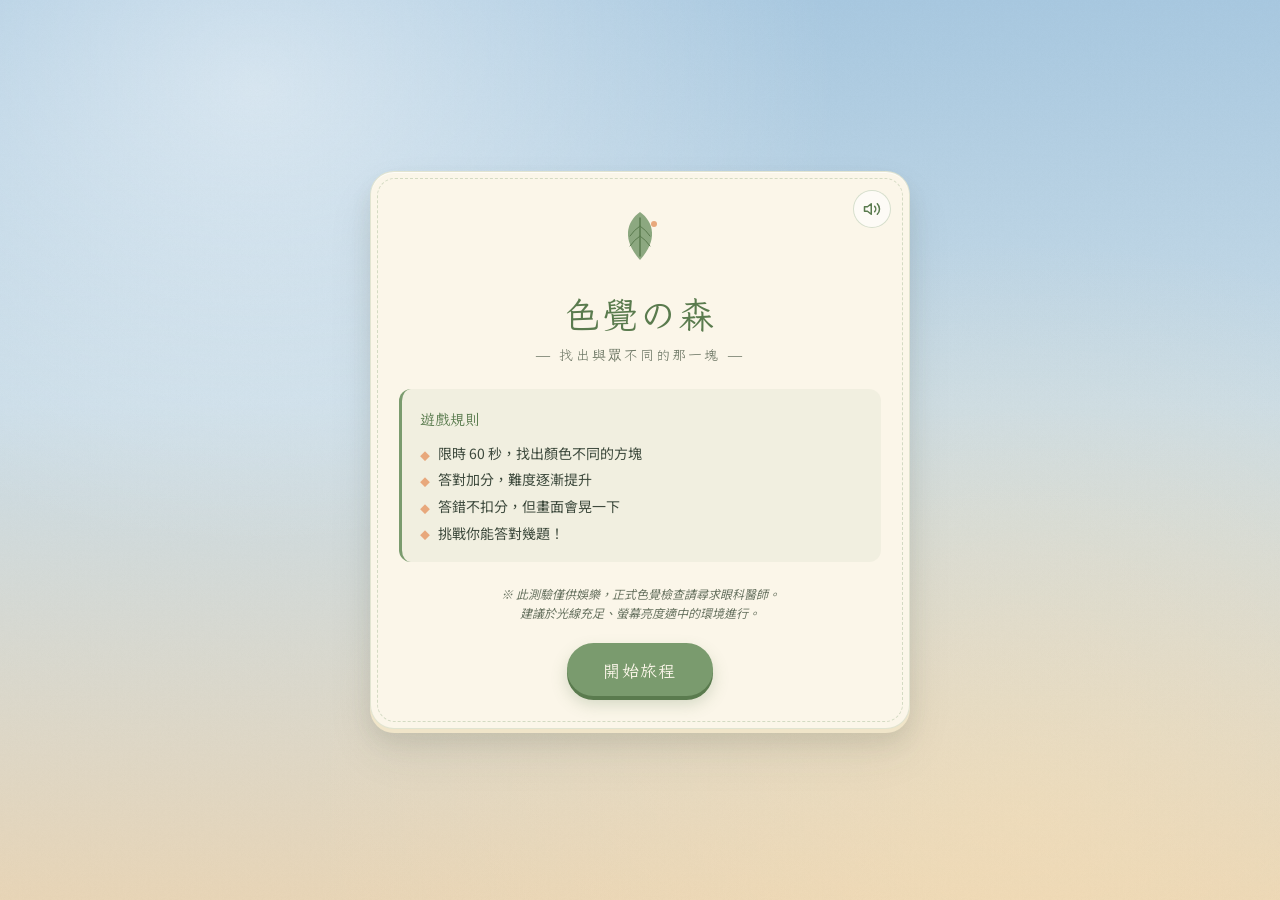
<file: color-blindness/index.html>
<!DOCTYPE html>
<html lang="zh-TW">

<head>
  <meta charset="UTF-8">
  <meta name="viewport" content="width=device-width, initial-scale=1.0, maximum-scale=1.0, user-scalable=no">
  <title>色覺の森 — 色弱小測驗</title>
  <link rel="preconnect" href="https://fonts.googleapis.com">
  <link rel="preconnect" href="https://fonts.gstatic.com" crossorigin>
  <link
    href="https://fonts.googleapis.com/css2?family=Klee+One:wght@400;600&family=Noto+Sans+TC:wght@400;500;700&display=swap"
    rel="stylesheet">
  <style>
    * {
      box-sizing: border-box;
      margin: 0;
      padding: 0;
    }

    :root {
      --cream: #FBF6E9;
      --cream-deep: #F0E5C9;
      --sky-top: #A8C8E0;
      --sky-mid: #C9DCE8;
      --sky-bot: #E8D5B7;
      --moss: #7A9B6E;
      --moss-deep: #5A7B4E;
      --orange: #E8A87C;
      --orange-deep: #C97D4F;
      --slate: #6B8CAE;
      --ink: #3E4A3D;
      --ink-soft: #6B7563;
      --red: #C76B5E;
      --red-soft: #E8B5AE;
      --gold: #D4A55E;
      --shadow: rgba(62, 74, 61, 0.12);
    }

    html,
    body {
      height: 100%;
      overflow-x: hidden;
    }

    body {
      font-family: 'Noto Sans TC', sans-serif;
      color: var(--ink);
      background:
        radial-gradient(ellipse at 20% 10%, rgba(255, 255, 255, 0.5) 0%, transparent 40%),
        radial-gradient(ellipse at 80% 90%, rgba(255, 228, 181, 0.4) 0%, transparent 50%),
        linear-gradient(180deg, var(--sky-top) 0%, var(--sky-mid) 45%, var(--sky-bot) 100%);
      min-height: 100vh;
      display: flex;
      align-items: center;
      justify-content: center;
      padding: 20px;
      position: relative;
      -webkit-tap-highlight-color: transparent;
    }

    /* paper grain overlay */
    body::before {
      content: '';
      position: fixed;
      inset: 0;
      background-image:
        url("data:image/svg+xml;utf8,<svg xmlns='http://www.w3.org/2000/svg' width='200' height='200'><filter id='n'><feTurbulence baseFrequency='0.85' numOctaves='2' seed='5'/><feColorMatrix values='0 0 0 0 0.4 0 0 0 0 0.45 0 0 0 0 0.35 0 0 0 0.08 0'/></filter><rect width='100%25' height='100%25' filter='url(%23n)'/></svg>");
      opacity: 0.5;
      pointer-events: none;
      z-index: 1;
      mix-blend-mode: multiply;
    }

    /* drifting clouds */
    .cloud {
      position: fixed;
      pointer-events: none;
      z-index: 0;
      opacity: 0.7;
      filter: blur(0.5px);
    }

    .cloud-1 {
      top: 8%;
      left: -200px;
      width: 180px;
      animation: drift 90s linear infinite;
    }

    .cloud-2 {
      top: 24%;
      left: -150px;
      width: 140px;
      animation: drift 120s linear infinite;
      animation-delay: -40s;
    }

    .cloud-3 {
      top: 65%;
      left: -180px;
      width: 160px;
      animation: drift 100s linear infinite;
      animation-delay: -70s;
      opacity: 0.5;
    }

    @keyframes drift {
      from {
        transform: translateX(0);
      }

      to {
        transform: translateX(calc(100vw + 250px));
      }
    }

    /* falling leaves */
    .leaf {
      position: fixed;
      top: -30px;
      pointer-events: none;
      z-index: 0;
      width: 22px;
      animation: fall 18s linear infinite;
    }

    @keyframes fall {
      0% {
        transform: translateY(0) translateX(0) rotate(0deg);
        opacity: 0;
      }

      10% {
        opacity: 0.8;
      }

      90% {
        opacity: 0.8;
      }

      100% {
        transform: translateY(110vh) translateX(80px) rotate(540deg);
        opacity: 0;
      }
    }

    .stage {
      position: relative;
      z-index: 2;
      width: 100%;
      max-width: 540px;
    }

    .panel {
      background: var(--cream);
      border-radius: 24px;
      padding: 32px 28px;
      box-shadow:
        0 1px 0 rgba(255, 255, 255, 0.7) inset,
        0 4px 0 var(--cream-deep),
        0 12px 24px var(--shadow),
        0 24px 48px rgba(62, 74, 61, 0.08);
      border: 1.5px solid rgba(122, 155, 110, 0.2);
      position: relative;
    }

    .panel::before {
      content: '';
      position: absolute;
      inset: 6px;
      border: 1px dashed rgba(122, 155, 110, 0.3);
      border-radius: 18px;
      pointer-events: none;
    }

    /* ============ INTRO ============ */
    .intro {
      text-align: center;
    }

    .intro-decor {
      width: 64px;
      height: 64px;
      margin: 0 auto 18px;
      display: flex;
      align-items: center;
      justify-content: center;
    }

    .title {
      font-family: 'Klee One', 'Noto Sans TC', serif;
      font-weight: 600;
      font-size: clamp(28px, 6vw, 36px);
      color: var(--moss-deep);
      letter-spacing: 0.05em;
      margin-bottom: 6px;
    }

    .subtitle {
      font-family: 'Klee One', serif;
      color: var(--ink-soft);
      font-size: 14px;
      letter-spacing: 0.15em;
      margin-bottom: 24px;
    }

    .rules {
      background: rgba(122, 155, 110, 0.08);
      border-left: 3px solid var(--moss);
      border-radius: 12px;
      padding: 16px 18px;
      text-align: left;
      margin-bottom: 22px;
      font-size: 14px;
      line-height: 1.9;
      color: var(--ink);
    }

    .rules-title {
      font-family: 'Klee One', serif;
      font-weight: 600;
      color: var(--moss-deep);
      margin-bottom: 6px;
      font-size: 15px;
    }

    .rules ul {
      list-style: none;
      padding: 0;
    }

    .rules li::before {
      content: '◆';
      color: var(--orange);
      margin-right: 8px;
      font-size: 10px;
      vertical-align: middle;
    }

    .tip {
      font-size: 12px;
      color: var(--ink-soft);
      font-style: italic;
      margin-bottom: 20px;
      line-height: 1.6;
    }

    .btn {
      font-family: 'Klee One', 'Noto Sans TC', sans-serif;
      font-weight: 600;
      font-size: 17px;
      letter-spacing: 0.08em;
      color: var(--cream);
      background: var(--moss);
      border: none;
      padding: 14px 36px;
      border-radius: 999px;
      cursor: pointer;
      box-shadow: 0 4px 0 var(--moss-deep), 0 8px 16px rgba(90, 123, 78, 0.25);
      transition: transform 0.1s, box-shadow 0.1s;
      position: relative;
    }

    .btn:hover {
      transform: translateY(-1px);
      box-shadow: 0 5px 0 var(--moss-deep), 0 10px 20px rgba(90, 123, 78, 0.3);
    }

    .btn:active {
      transform: translateY(3px);
      box-shadow: 0 1px 0 var(--moss-deep), 0 2px 8px rgba(90, 123, 78, 0.2);
    }

    .btn-secondary {
      background: var(--cream);
      color: var(--moss-deep);
      box-shadow: 0 4px 0 var(--cream-deep), 0 8px 16px rgba(62, 74, 61, 0.1);
      border: 1.5px solid rgba(122, 155, 110, 0.3);
    }

    .btn-secondary:hover {
      box-shadow: 0 5px 0 var(--cream-deep), 0 10px 20px rgba(62, 74, 61, 0.15);
    }

    .btn-secondary:active {
      box-shadow: 0 1px 0 var(--cream-deep), 0 2px 8px rgba(62, 74, 61, 0.08);
    }

    /* sound toggle */
    .sound-toggle {
      position: absolute;
      top: 18px;
      right: 18px;
      width: 38px;
      height: 38px;
      border-radius: 50%;
      background: rgba(255, 255, 255, 0.6);
      border: 1px solid rgba(122, 155, 110, 0.3);
      cursor: pointer;
      display: flex;
      align-items: center;
      justify-content: center;
      z-index: 5;
      transition: background 0.15s;
    }

    .sound-toggle:hover {
      background: rgba(255, 255, 255, 0.9);
    }

    .sound-toggle svg {
      width: 18px;
      height: 18px;
      color: var(--moss-deep);
    }

    /* 音效不支援時顯示的狀態 */
    .sound-toggle.disabled {
      opacity: 0.4;
      cursor: not-allowed;
      background: rgba(255, 255, 255, 0.4);
    }

    /* Toast 提示（手機點擊時顯示） */
    .toast {
      position: fixed;
      top: 50%;
      left: 50%;
      transform: translate(-50%, -50%);
      background: var(--cream);
      color: var(--ink);
      padding: 12px 20px;
      border-radius: 12px;
      font-size: 13px;
      font-family: 'Klee One', serif;
      box-shadow: 0 4px 0 var(--cream-deep), 0 12px 24px var(--shadow);
      border: 1.5px solid rgba(122, 155, 110, 0.3);
      z-index: 100;
      animation: toastFade 1.8s ease-out forwards;
      pointer-events: none;
    }

    @keyframes toastFade {
      0% {
        opacity: 0;
        transform: translate(-50%, -40%);
      }

      15% {
        opacity: 1;
        transform: translate(-50%, -50%);
      }

      80% {
        opacity: 1;
        transform: translate(-50%, -50%);
      }

      100% {
        opacity: 0;
        transform: translate(-50%, -60%);
      }
    }



    /* ============ GAME ============ */
    .hud {
      display: grid;
      grid-template-columns: 1fr auto 1fr;
      align-items: center;
      gap: 12px;
      margin-bottom: 22px;
      padding-bottom: 16px;
      border-bottom: 1px dashed rgba(122, 155, 110, 0.3);
    }

    .hud-cell {
      text-align: center;
    }

    .hud-cell.left {
      text-align: left;
    }

    .hud-cell.right {
      text-align: right;
    }

    .hud-label {
      font-family: 'Klee One', serif;
      font-size: 11px;
      color: var(--ink-soft);
      letter-spacing: 0.1em;
      margin-bottom: 2px;
    }

    .hud-value {
      font-family: 'Klee One', serif;
      font-weight: 600;
      font-size: 22px;
      color: var(--moss-deep);
      line-height: 1;
    }

    .timer-ring {
      width: 64px;
      height: 64px;
      position: relative;
    }

    .timer-ring svg {
      width: 100%;
      height: 100%;
      transform: rotate(-90deg);
    }

    .timer-ring .ring-bg {
      fill: none;
      stroke: rgba(122, 155, 110, 0.2);
      stroke-width: 5;
    }

    .timer-ring .ring-fg {
      fill: none;
      stroke: var(--moss);
      stroke-width: 5;
      stroke-linecap: round;
      stroke-dasharray: 169.65;
      stroke-dashoffset: 0;
      transition: stroke-dashoffset 1s linear, stroke 0.3s;
    }

    .timer-ring.warning .ring-fg {
      stroke: var(--orange-deep);
    }

    .timer-ring.danger .ring-fg {
      stroke: var(--red);
    }

    .timer-text {
      position: absolute;
      inset: 0;
      display: flex;
      align-items: center;
      justify-content: center;
      font-family: 'Klee One', serif;
      font-weight: 600;
      font-size: 20px;
      color: var(--moss-deep);
    }

    .timer-ring.danger .timer-text {
      color: var(--red);
    }

    .level-tag {
      display: inline-block;
      padding: 3px 10px;
      border-radius: 999px;
      font-size: 11px;
      font-family: 'Klee One', serif;
      letter-spacing: 0.05em;
      background: rgba(232, 168, 124, 0.2);
      color: var(--orange-deep);
      margin-bottom: 4px;
    }

    .grid-wrap {
      display: flex;
      align-items: center;
      justify-content: center;
      aspect-ratio: 1;
      width: 100%;
      max-width: 380px;
      margin: 0 auto;
      padding: 14px;
      background: rgba(255, 255, 255, 0.45);
      border-radius: 20px;
      border: 1px solid rgba(122, 155, 110, 0.2);
      box-shadow: inset 0 2px 8px rgba(62, 74, 61, 0.06);
      position: relative;
      transition: background 0.2s;
    }

    .grid-wrap.shake {
      animation: shake 0.3s;
    }

    .grid-wrap.flash-red {
      background: rgba(199, 107, 94, 0.2);
    }

    .grid-wrap.flash-green {
      background: rgba(122, 155, 110, 0.25);
    }

    @keyframes shake {

      0%,
      100% {
        transform: translateX(0);
      }

      20% {
        transform: translateX(-6px);
      }

      40% {
        transform: translateX(6px);
      }

      60% {
        transform: translateX(-4px);
      }

      80% {
        transform: translateX(4px);
      }
    }

    .grid {
      display: grid;
      width: 100%;
      height: 100%;
      gap: 6px;
    }

    .cell {
      border-radius: 8px;
      cursor: pointer;
      transition: transform 0.12s ease;
      box-shadow: inset 0 -2px 0 rgba(0, 0, 0, 0.08), inset 0 1px 0 rgba(255, 255, 255, 0.2);
      position: relative;
    }

    .cell:active {
      transform: scale(0.92);
    }

    .cell.correct {
      animation: pop 0.4s ease-out;
    }

    @keyframes pop {
      0% {
        transform: scale(1);
        box-shadow: inset 0 -2px 0 rgba(0, 0, 0, 0.08), 0 0 0 0 rgba(212, 165, 94, 0.6);
      }

      50% {
        transform: scale(1.25);
        box-shadow: inset 0 -2px 0 rgba(0, 0, 0, 0.08), 0 0 0 12px rgba(212, 165, 94, 0);
      }

      100% {
        transform: scale(1);
        box-shadow: inset 0 -2px 0 rgba(0, 0, 0, 0.08);
      }
    }

    .game-footer {
      margin-top: 18px;
      text-align: center;
      font-size: 12px;
      color: var(--ink-soft);
      font-style: italic;
    }

    /* ============ RESULT ============ */
    .result {
      text-align: center;
    }

    .result-medal {
      width: 88px;
      height: 88px;
      margin: 0 auto 12px;
    }

    .result-title {
      font-family: 'Klee One', serif;
      font-weight: 600;
      font-size: 26px;
      color: var(--moss-deep);
      margin-bottom: 4px;
    }

    .result-comment {
      font-family: 'Klee One', serif;
      font-size: 14px;
      color: var(--orange-deep);
      margin-bottom: 22px;
      line-height: 1.7;
      padding: 0 8px;
    }

    .result-stats {
      display: grid;
      grid-template-columns: repeat(3, 1fr);
      gap: 10px;
      margin-bottom: 22px;
    }

    .stat-box {
      background: rgba(255, 255, 255, 0.5);
      border: 1px solid rgba(122, 155, 110, 0.2);
      border-radius: 14px;
      padding: 14px 8px;
    }

    .stat-num {
      font-family: 'Klee One', serif;
      font-weight: 600;
      font-size: 26px;
      color: var(--moss-deep);
      line-height: 1.1;
    }

    .stat-label {
      font-size: 11px;
      color: var(--ink-soft);
      margin-top: 4px;
      letter-spacing: 0.05em;
    }

    .result-actions {
      display: flex;
      gap: 12px;
      justify-content: center;
      flex-wrap: wrap;
    }

    /* ============ RWD ============ */
    @media (max-width: 480px) {
      .panel {
        padding: 24px 18px;
        border-radius: 20px;
      }

      .title {
        font-size: 26px;
      }

      .subtitle {
        font-size: 12px;
        margin-bottom: 18px;
      }

      .rules {
        font-size: 13px;
        padding: 12px 14px;
      }

      .grid-wrap {
        max-width: 100%;
        padding: 10px;
      }

      .hud-value {
        font-size: 18px;
      }

      .timer-ring {
        width: 56px;
        height: 56px;
      }

      .timer-text {
        font-size: 18px;
      }

      .result-stats {
        gap: 6px;
      }

      .stat-num {
        font-size: 22px;
      }

      .btn {
        font-size: 15px;
        padding: 12px 28px;
      }

      .grid {
        gap: 4px;
      }
    }

    .hidden {
      display: none !important;
    }

    /* fade transitions */
    .fade-in {
      animation: fadeIn 0.4s ease-out;
    }

    @keyframes fadeIn {
      from {
        opacity: 0;
        transform: translateY(8px);
      }

      to {
        opacity: 1;
        transform: translateY(0);
      }
    }
  </style>
</head>

<body>
  <!-- 雲朵 -->
  <svg class="cloud cloud-1" viewBox="0 0 200 80" xmlns="http://www.w3.org/2000/svg">
    <ellipse cx="50" cy="50" rx="40" ry="22" fill="white" />
    <ellipse cx="90" cy="40" rx="48" ry="28" fill="white" />
    <ellipse cx="140" cy="48" rx="42" ry="24" fill="white" />
    <ellipse cx="100" cy="55" rx="55" ry="20" fill="white" />
  </svg>
  <svg class="cloud cloud-2" viewBox="0 0 200 80" xmlns="http://www.w3.org/2000/svg">
    <ellipse cx="50" cy="50" rx="36" ry="20" fill="white" />
    <ellipse cx="90" cy="42" rx="44" ry="26" fill="white" />
    <ellipse cx="140" cy="50" rx="38" ry="22" fill="white" />
  </svg>
  <svg class="cloud cloud-3" viewBox="0 0 200 80" xmlns="http://www.w3.org/2000/svg">
    <ellipse cx="60" cy="48" rx="42" ry="22" fill="white" />
    <ellipse cx="110" cy="42" rx="48" ry="26" fill="white" />
    <ellipse cx="150" cy="50" rx="36" ry="20" fill="white" />
  </svg>

  <div class="stage">
    <!-- ========= 開始畫面 ========= -->
    <div class="panel intro fade-in" id="screen-intro">
      <button class="sound-toggle" id="soundToggle" aria-label="音效開關" title="音效開關">
        <svg id="soundOnIcon" viewBox="0 0 24 24" fill="none" stroke="currentColor" stroke-width="2"
          stroke-linecap="round" stroke-linejoin="round">
          <polygon points="11 5 6 9 2 9 2 15 6 15 11 19 11 5"></polygon>
          <path d="M15.54 8.46a5 5 0 0 1 0 7.07"></path>
          <path d="M19.07 4.93a10 10 0 0 1 0 14.14"></path>
        </svg>
        <svg id="soundOffIcon" class="hidden" viewBox="0 0 24 24" fill="none" stroke="currentColor" stroke-width="2"
          stroke-linecap="round" stroke-linejoin="round">
          <polygon points="11 5 6 9 2 9 2 15 6 15 11 19 11 5"></polygon>
          <line x1="23" y1="9" x2="17" y2="15"></line>
          <line x1="17" y1="9" x2="23" y2="15"></line>
        </svg>
      </button>

      <div class="intro-decor">
        <svg viewBox="0 0 64 64" xmlns="http://www.w3.org/2000/svg">
          <!-- 葉子裝飾 -->
          <path d="M32 8 C 18 18, 14 36, 32 56 C 50 36, 46 18, 32 8 Z" fill="#7A9B6E" opacity="0.85" />
          <path d="M32 14 L 32 52" stroke="#5A7B4E" stroke-width="1.5" stroke-linecap="round" />
          <path d="M32 22 Q 26 26, 22 32" stroke="#5A7B4E" stroke-width="1" fill="none" stroke-linecap="round" />
          <path d="M32 22 Q 38 26, 42 32" stroke="#5A7B4E" stroke-width="1" fill="none" stroke-linecap="round" />
          <path d="M32 32 Q 26 36, 22 42" stroke="#5A7B4E" stroke-width="1" fill="none" stroke-linecap="round" />
          <path d="M32 32 Q 38 36, 42 42" stroke="#5A7B4E" stroke-width="1" fill="none" stroke-linecap="round" />
          <circle cx="46" cy="20" r="3" fill="#E8A87C" />
        </svg>
      </div>
      <h1 class="title">色覺の森</h1>
      <p class="subtitle">— 找出與眾不同的那一塊 —</p>

      <div class="rules">
        <div class="rules-title">遊戲規則</div>
        <ul>
          <li>限時 60 秒，找出顏色不同的方塊</li>
          <li>答對加分，難度逐漸提升</li>
          <li>答錯不扣分，但畫面會晃一下</li>
          <li>挑戰你能答對幾題！</li>
        </ul>
      </div>

      <p class="tip">※ 此測驗僅供娛樂，正式色覺檢查請尋求眼科醫師。<br>建議於光線充足、螢幕亮度適中的環境進行。</p>

      <button class="btn" id="btnStart">開始旅程</button>
    </div>

    <!-- ========= 遊戲畫面 ========= -->
    <div class="panel hidden" id="screen-game">
      <div class="hud">
        <div class="hud-cell left">
          <div class="hud-label">關卡</div>
          <div class="hud-value" id="levelDisplay">1</div>
        </div>
        <div class="timer-ring" id="timerRing">
          <svg viewBox="0 0 64 64">
            <circle class="ring-bg" cx="32" cy="32" r="27" />
            <circle class="ring-fg" cx="32" cy="32" r="27" id="ringFg" />
          </svg>
          <div class="timer-text" id="timerText">60</div>
        </div>
        <div class="hud-cell right">
          <div class="hud-label">答對</div>
          <div class="hud-value" id="scoreDisplay">0</div>
        </div>
      </div>

      <div class="grid-wrap" id="gridWrap">
        <div class="grid" id="grid"></div>
      </div>

      <div class="game-footer" id="diffHint">煤炭精靈在看著你…</div>
    </div>

    <!-- ========= 結算畫面 ========= -->
    <div class="panel result hidden" id="screen-result">
      <svg class="result-medal" viewBox="0 0 88 88" xmlns="http://www.w3.org/2000/svg" id="medalSvg">
        <!-- 獎章 (動態替換) -->
      </svg>
      <h2 class="result-title" id="resultTitle">時間到！</h2>
      <p class="result-comment" id="resultComment"></p>

      <div class="result-stats">
        <div class="stat-box">
          <div class="stat-num" id="finalScore">0</div>
          <div class="stat-label">答對題數</div>
        </div>
        <div class="stat-box">
          <div class="stat-num" id="finalLevel">1</div>
          <div class="stat-label">最高關卡</div>
        </div>
        <div class="stat-box">
          <div class="stat-num" id="finalAccuracy">0%</div>
          <div class="stat-label">正確率</div>
        </div>
      </div>

      <div class="result-actions">
        <button class="btn" id="btnRetry">再玩一次</button>
        <button class="btn btn-secondary" id="btnHome">回首頁</button>
      </div>
    </div>
  </div>

  <script src="./script/index.js"></script>
</body>

</html>
</file>
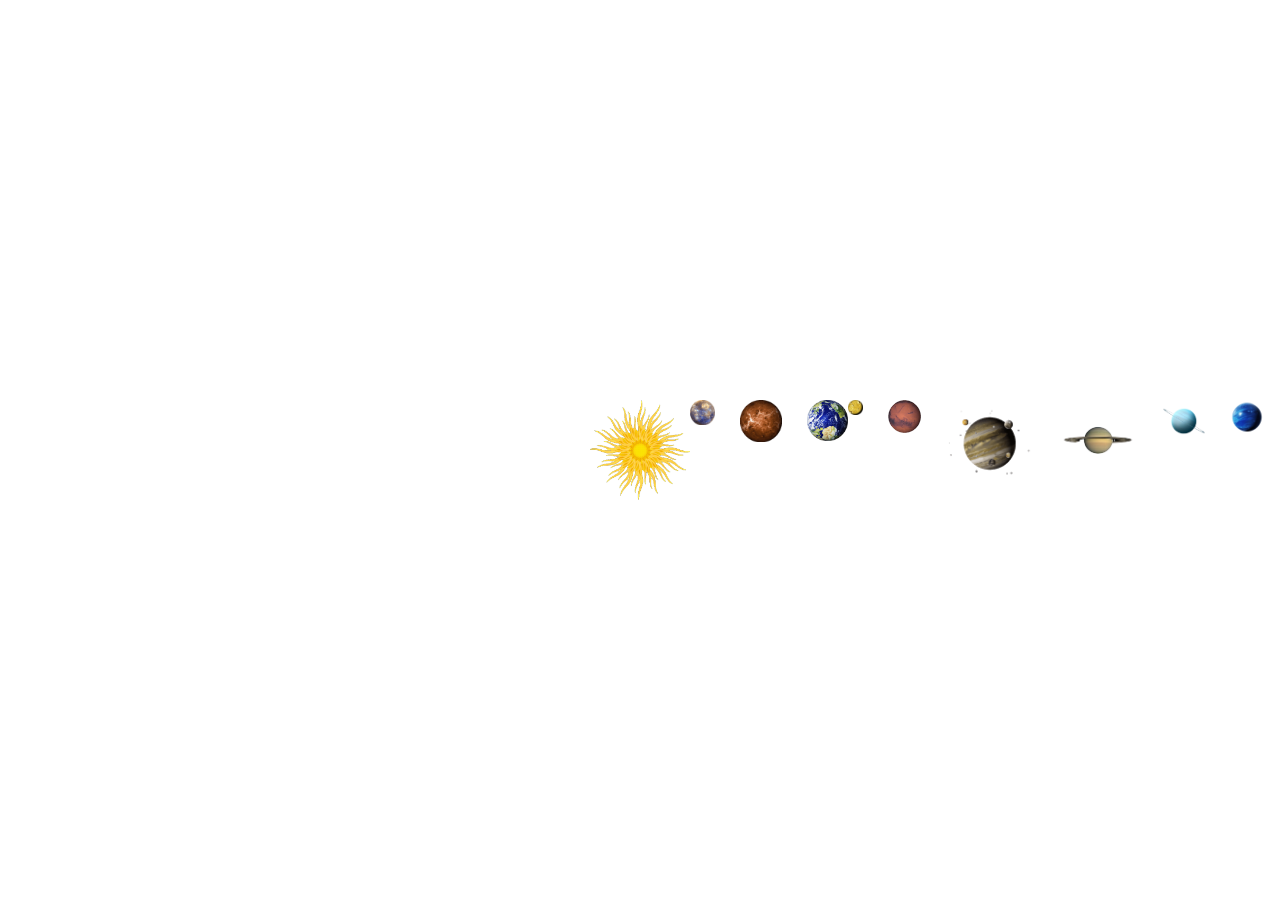
<file: nine-stars/index.html>
<!DOCTYPE html>
<html lang="en">

<head>
    <meta charset="UTF-8">
    <meta name="viewport" content="width=device-width, initial-scale=1.0">
    <title>九星連線</title>
    <link rel="stylesheet" href="./css/v1-solar-system.css">
    <link rel="stylesheet" href="./css/v1-animation.css">
</head>

<body>
    <div class="sun">
        <div class="mercury"></div>
         <div class="venus"></div>
       <div class="earth">
            <div class="earth-animation">
                <div class="moon"></div>
            </div>
        </div>
        <div class="mars"></div>
        <div class="jupiter"></div>
        <div class="saturn"></div>
        <div class="uranus"></div>
        <div class="neptune"></div>
    </div>
</body>

</html>
</file>
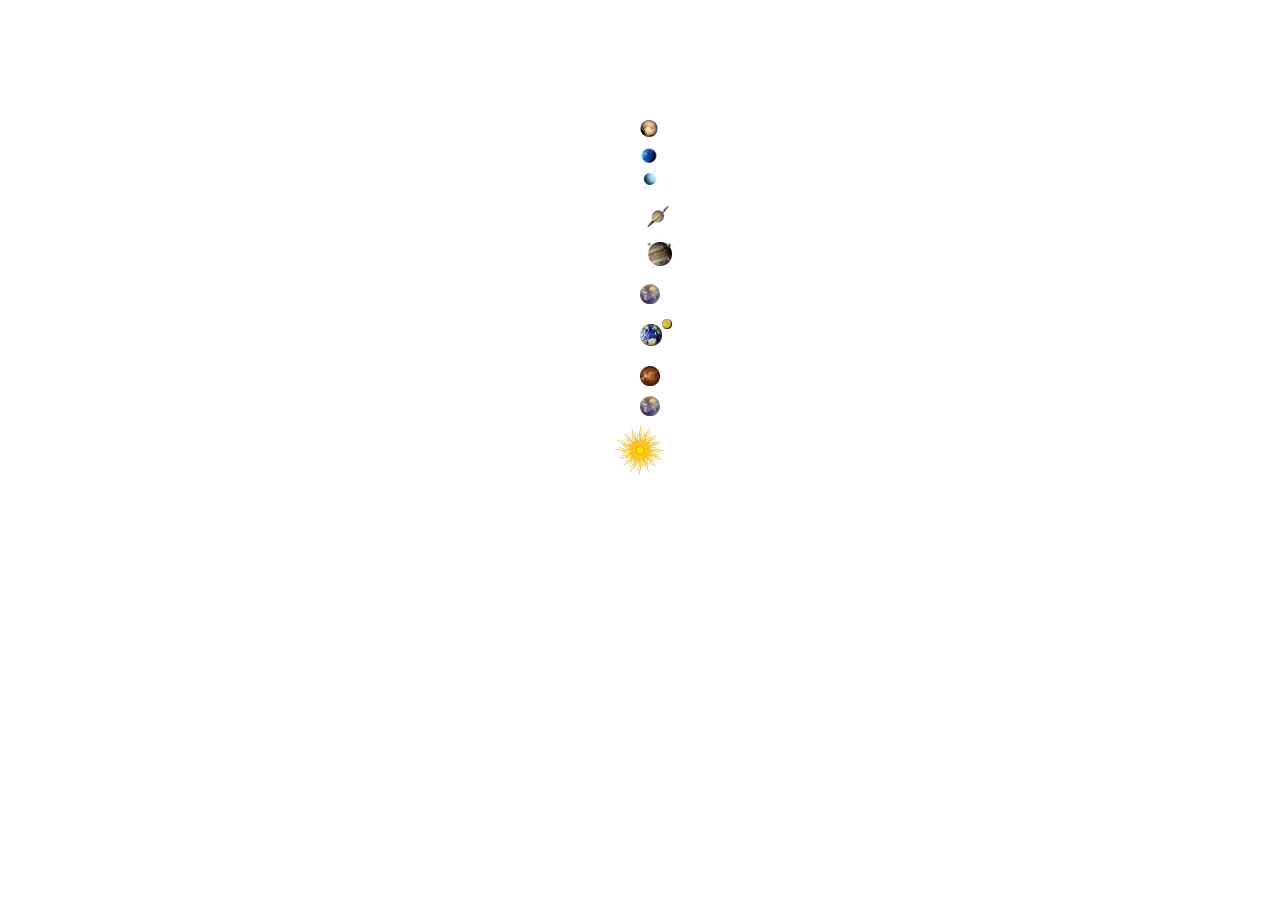
<file: planets-orbiting-the-sun/index.html>
<!DOCTYPE html>
<html lang="en">

<head>
    <meta charset="UTF-8">
    <meta name="viewport" content="width=device-width, initial-scale=1.0">
    <title>行星繞日</title>
    <link rel="stylesheet" href="./css/v2-solar-system.css">
    <link rel="stylesheet" href="./css/v2-animation.css">
</head>

<body>
    <div class="solar-system">

        <div class="sun"></div>

        <div class="orbit orbit-mercury">
            <div class="planet planet-mercury"></div>
        </div>

        <div class="orbit orbit-venus">
            <div class="planet planet-venus"></div>
        </div>

        <div class="orbit orbit-earth">
            <div class="planet planet-earth">
                <div class="planet planet-moon"></div>
            </div>
        </div>

        <div class="orbit orbit-mars">
            <div class="planet planet-mars"></div>
        </div>

        <div class="orbit orbit-jupiter">
            <div class="planet planet-jupiter"></div>
        </div>

        <div class="orbit orbit-saturn">
            <div class="planet planet-saturn"></div>
        </div>

        <div class="orbit orbit-uranus">
            <div class="planet planet-uranus"></div>
        </div>

        <div class="orbit orbit-neptune">
            <div class="planet planet-neptune"></div>
        </div>

        <div class="orbit orbit-pluto">
            <div class="planet planet-pluto"></div>
        </div>

    </div>



</body>

</html>
</file>
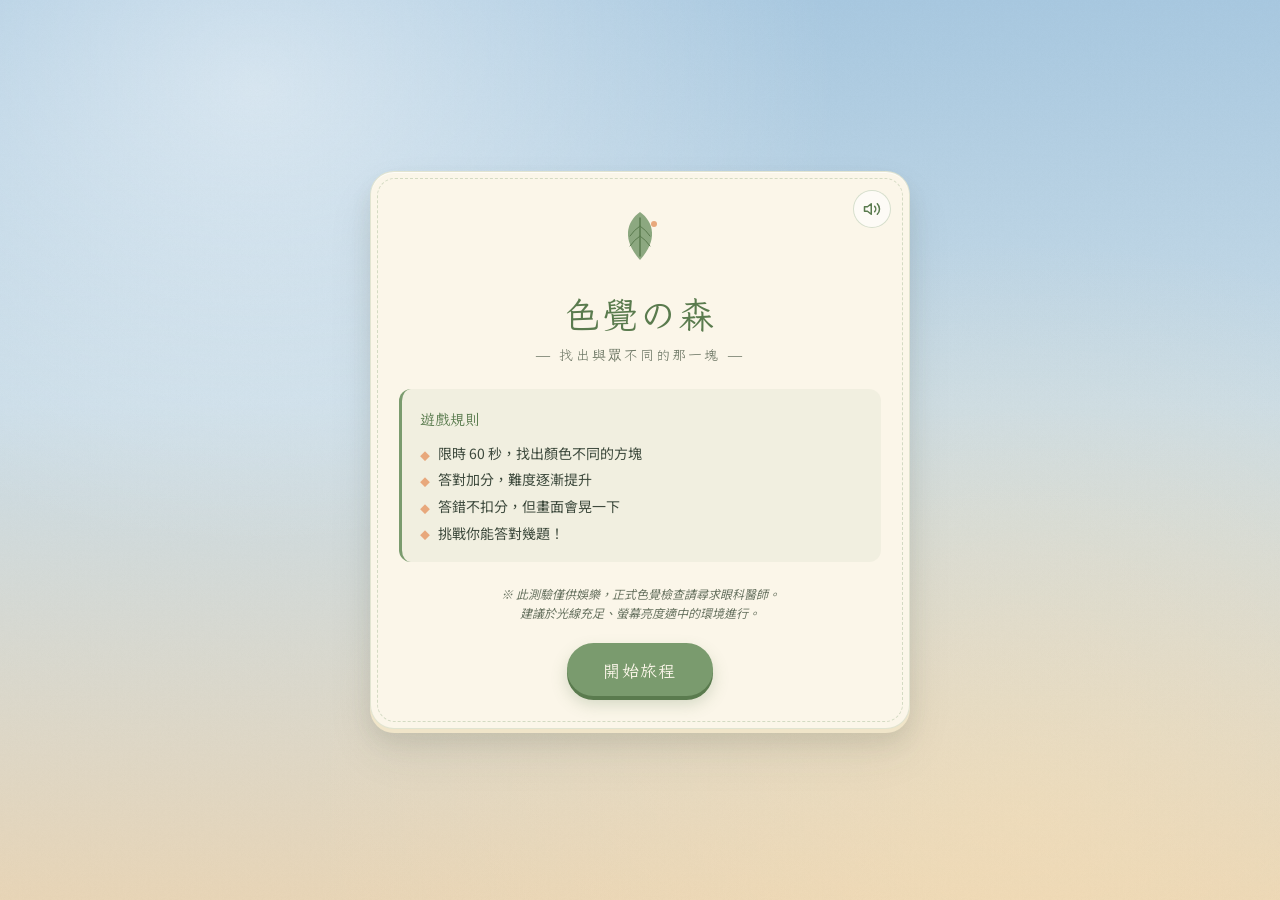
<file: color-blindness/color.html>
<!DOCTYPE html>
<html lang="zh-TW">

<head>
  <meta charset="UTF-8">
  <meta name="viewport" content="width=device-width, initial-scale=1.0, maximum-scale=1.0, user-scalable=no">
  <title>色覺の森 — 色弱小測驗</title>
  <link rel="preconnect" href="https://fonts.googleapis.com">
  <link rel="preconnect" href="https://fonts.gstatic.com" crossorigin>
  <link
    href="https://fonts.googleapis.com/css2?family=Klee+One:wght@400;600&family=Noto+Sans+TC:wght@400;500;700&display=swap"
    rel="stylesheet">
  <style>
    * {
      box-sizing: border-box;
      margin: 0;
      padding: 0;
    }

    :root {
      --cream: #FBF6E9;
      --cream-deep: #F0E5C9;
      --sky-top: #A8C8E0;
      --sky-mid: #C9DCE8;
      --sky-bot: #E8D5B7;
      --moss: #7A9B6E;
      --moss-deep: #5A7B4E;
      --orange: #E8A87C;
      --orange-deep: #C97D4F;
      --slate: #6B8CAE;
      --ink: #3E4A3D;
      --ink-soft: #6B7563;
      --red: #C76B5E;
      --red-soft: #E8B5AE;
      --gold: #D4A55E;
      --shadow: rgba(62, 74, 61, 0.12);
    }

    html,
    body {
      height: 100%;
      overflow-x: hidden;
    }

    body {
      font-family: 'Noto Sans TC', sans-serif;
      color: var(--ink);
      background:
        radial-gradient(ellipse at 20% 10%, rgba(255, 255, 255, 0.5) 0%, transparent 40%),
        radial-gradient(ellipse at 80% 90%, rgba(255, 228, 181, 0.4) 0%, transparent 50%),
        linear-gradient(180deg, var(--sky-top) 0%, var(--sky-mid) 45%, var(--sky-bot) 100%);
      min-height: 100vh;
      display: flex;
      align-items: center;
      justify-content: center;
      padding: 20px;
      position: relative;
      -webkit-tap-highlight-color: transparent;
    }

    /* paper grain overlay */
    body::before {
      content: '';
      position: fixed;
      inset: 0;
      background-image:
        url("data:image/svg+xml;utf8,<svg xmlns='http://www.w3.org/2000/svg' width='200' height='200'><filter id='n'><feTurbulence baseFrequency='0.85' numOctaves='2' seed='5'/><feColorMatrix values='0 0 0 0 0.4 0 0 0 0 0.45 0 0 0 0 0.35 0 0 0 0.08 0'/></filter><rect width='100%25' height='100%25' filter='url(%23n)'/></svg>");
      opacity: 0.5;
      pointer-events: none;
      z-index: 1;
      mix-blend-mode: multiply;
    }

    /* drifting clouds */
    .cloud {
      position: fixed;
      pointer-events: none;
      z-index: 0;
      opacity: 0.7;
      filter: blur(0.5px);
    }

    .cloud-1 {
      top: 8%;
      left: -200px;
      width: 180px;
      animation: drift 90s linear infinite;
    }

    .cloud-2 {
      top: 24%;
      left: -150px;
      width: 140px;
      animation: drift 120s linear infinite;
      animation-delay: -40s;
    }

    .cloud-3 {
      top: 65%;
      left: -180px;
      width: 160px;
      animation: drift 100s linear infinite;
      animation-delay: -70s;
      opacity: 0.5;
    }

    @keyframes drift {
      from {
        transform: translateX(0);
      }

      to {
        transform: translateX(calc(100vw + 250px));
      }
    }

    /* falling leaves */
    .leaf {
      position: fixed;
      top: -30px;
      pointer-events: none;
      z-index: 0;
      width: 22px;
      animation: fall 18s linear infinite;
    }

    @keyframes fall {
      0% {
        transform: translateY(0) translateX(0) rotate(0deg);
        opacity: 0;
      }

      10% {
        opacity: 0.8;
      }

      90% {
        opacity: 0.8;
      }

      100% {
        transform: translateY(110vh) translateX(80px) rotate(540deg);
        opacity: 0;
      }
    }

    .stage {
      position: relative;
      z-index: 2;
      width: 100%;
      max-width: 540px;
    }

    .panel {
      background: var(--cream);
      border-radius: 24px;
      padding: 32px 28px;
      box-shadow:
        0 1px 0 rgba(255, 255, 255, 0.7) inset,
        0 4px 0 var(--cream-deep),
        0 12px 24px var(--shadow),
        0 24px 48px rgba(62, 74, 61, 0.08);
      border: 1.5px solid rgba(122, 155, 110, 0.2);
      position: relative;
    }

    .panel::before {
      content: '';
      position: absolute;
      inset: 6px;
      border: 1px dashed rgba(122, 155, 110, 0.3);
      border-radius: 18px;
      pointer-events: none;
    }

    /* ============ INTRO ============ */
    .intro {
      text-align: center;
    }

    .intro-decor {
      width: 64px;
      height: 64px;
      margin: 0 auto 18px;
      display: flex;
      align-items: center;
      justify-content: center;
    }

    .title {
      font-family: 'Klee One', 'Noto Sans TC', serif;
      font-weight: 600;
      font-size: clamp(28px, 6vw, 36px);
      color: var(--moss-deep);
      letter-spacing: 0.05em;
      margin-bottom: 6px;
    }

    .subtitle {
      font-family: 'Klee One', serif;
      color: var(--ink-soft);
      font-size: 14px;
      letter-spacing: 0.15em;
      margin-bottom: 24px;
    }

    .rules {
      background: rgba(122, 155, 110, 0.08);
      border-left: 3px solid var(--moss);
      border-radius: 12px;
      padding: 16px 18px;
      text-align: left;
      margin-bottom: 22px;
      font-size: 14px;
      line-height: 1.9;
      color: var(--ink);
    }

    .rules-title {
      font-family: 'Klee One', serif;
      font-weight: 600;
      color: var(--moss-deep);
      margin-bottom: 6px;
      font-size: 15px;
    }

    .rules ul {
      list-style: none;
      padding: 0;
    }

    .rules li::before {
      content: '◆';
      color: var(--orange);
      margin-right: 8px;
      font-size: 10px;
      vertical-align: middle;
    }

    .tip {
      font-size: 12px;
      color: var(--ink-soft);
      font-style: italic;
      margin-bottom: 20px;
      line-height: 1.6;
    }

    .btn {
      font-family: 'Klee One', 'Noto Sans TC', sans-serif;
      font-weight: 600;
      font-size: 17px;
      letter-spacing: 0.08em;
      color: var(--cream);
      background: var(--moss);
      border: none;
      padding: 14px 36px;
      border-radius: 999px;
      cursor: pointer;
      box-shadow: 0 4px 0 var(--moss-deep), 0 8px 16px rgba(90, 123, 78, 0.25);
      transition: transform 0.1s, box-shadow 0.1s;
      position: relative;
    }

    .btn:hover {
      transform: translateY(-1px);
      box-shadow: 0 5px 0 var(--moss-deep), 0 10px 20px rgba(90, 123, 78, 0.3);
    }

    .btn:active {
      transform: translateY(3px);
      box-shadow: 0 1px 0 var(--moss-deep), 0 2px 8px rgba(90, 123, 78, 0.2);
    }

    .btn-secondary {
      background: var(--cream);
      color: var(--moss-deep);
      box-shadow: 0 4px 0 var(--cream-deep), 0 8px 16px rgba(62, 74, 61, 0.1);
      border: 1.5px solid rgba(122, 155, 110, 0.3);
    }

    .btn-secondary:hover {
      box-shadow: 0 5px 0 var(--cream-deep), 0 10px 20px rgba(62, 74, 61, 0.15);
    }

    .btn-secondary:active {
      box-shadow: 0 1px 0 var(--cream-deep), 0 2px 8px rgba(62, 74, 61, 0.08);
    }

    /* sound toggle */
    .sound-toggle {
      position: absolute;
      top: 18px;
      right: 18px;
      width: 38px;
      height: 38px;
      border-radius: 50%;
      background: rgba(255, 255, 255, 0.6);
      border: 1px solid rgba(122, 155, 110, 0.3);
      cursor: pointer;
      display: flex;
      align-items: center;
      justify-content: center;
      z-index: 5;
      transition: background 0.15s;
    }

    .sound-toggle:hover {
      background: rgba(255, 255, 255, 0.9);
    }

    .sound-toggle svg {
      width: 18px;
      height: 18px;
      color: var(--moss-deep);
    }

    /* 音效不支援時顯示的狀態 */
    .sound-toggle.disabled {
      opacity: 0.4;
      cursor: not-allowed;
      background: rgba(255, 255, 255, 0.4);
    }

    /* Toast 提示（手機點擊時顯示） */
    .toast {
      position: fixed;
      top: 50%;
      left: 50%;
      transform: translate(-50%, -50%);
      background: var(--cream);
      color: var(--ink);
      padding: 12px 20px;
      border-radius: 12px;
      font-size: 13px;
      font-family: 'Klee One', serif;
      box-shadow: 0 4px 0 var(--cream-deep), 0 12px 24px var(--shadow);
      border: 1.5px solid rgba(122, 155, 110, 0.3);
      z-index: 100;
      animation: toastFade 1.8s ease-out forwards;
      pointer-events: none;
    }

    @keyframes toastFade {
      0% {
        opacity: 0;
        transform: translate(-50%, -40%);
      }

      15% {
        opacity: 1;
        transform: translate(-50%, -50%);
      }

      80% {
        opacity: 1;
        transform: translate(-50%, -50%);
      }

      100% {
        opacity: 0;
        transform: translate(-50%, -60%);
      }
    }



    /* ============ GAME ============ */
    .hud {
      display: grid;
      grid-template-columns: 1fr auto 1fr;
      align-items: center;
      gap: 12px;
      margin-bottom: 22px;
      padding-bottom: 16px;
      border-bottom: 1px dashed rgba(122, 155, 110, 0.3);
    }

    .hud-cell {
      text-align: center;
    }

    .hud-cell.left {
      text-align: left;
    }

    .hud-cell.right {
      text-align: right;
    }

    .hud-label {
      font-family: 'Klee One', serif;
      font-size: 11px;
      color: var(--ink-soft);
      letter-spacing: 0.1em;
      margin-bottom: 2px;
    }

    .hud-value {
      font-family: 'Klee One', serif;
      font-weight: 600;
      font-size: 22px;
      color: var(--moss-deep);
      line-height: 1;
    }

    .timer-ring {
      width: 64px;
      height: 64px;
      position: relative;
    }

    .timer-ring svg {
      width: 100%;
      height: 100%;
      transform: rotate(-90deg);
    }

    .timer-ring .ring-bg {
      fill: none;
      stroke: rgba(122, 155, 110, 0.2);
      stroke-width: 5;
    }

    .timer-ring .ring-fg {
      fill: none;
      stroke: var(--moss);
      stroke-width: 5;
      stroke-linecap: round;
      stroke-dasharray: 169.65;
      stroke-dashoffset: 0;
      transition: stroke-dashoffset 1s linear, stroke 0.3s;
    }

    .timer-ring.warning .ring-fg {
      stroke: var(--orange-deep);
    }

    .timer-ring.danger .ring-fg {
      stroke: var(--red);
    }

    .timer-text {
      position: absolute;
      inset: 0;
      display: flex;
      align-items: center;
      justify-content: center;
      font-family: 'Klee One', serif;
      font-weight: 600;
      font-size: 20px;
      color: var(--moss-deep);
    }

    .timer-ring.danger .timer-text {
      color: var(--red);
    }

    .level-tag {
      display: inline-block;
      padding: 3px 10px;
      border-radius: 999px;
      font-size: 11px;
      font-family: 'Klee One', serif;
      letter-spacing: 0.05em;
      background: rgba(232, 168, 124, 0.2);
      color: var(--orange-deep);
      margin-bottom: 4px;
    }

    .grid-wrap {
      display: flex;
      align-items: center;
      justify-content: center;
      aspect-ratio: 1;
      width: 100%;
      max-width: 380px;
      margin: 0 auto;
      padding: 14px;
      background: rgba(255, 255, 255, 0.45);
      border-radius: 20px;
      border: 1px solid rgba(122, 155, 110, 0.2);
      box-shadow: inset 0 2px 8px rgba(62, 74, 61, 0.06);
      position: relative;
      transition: background 0.2s;
    }

    .grid-wrap.shake {
      animation: shake 0.3s;
    }

    .grid-wrap.flash-red {
      background: rgba(199, 107, 94, 0.2);
    }

    .grid-wrap.flash-green {
      background: rgba(122, 155, 110, 0.25);
    }

    @keyframes shake {

      0%,
      100% {
        transform: translateX(0);
      }

      20% {
        transform: translateX(-6px);
      }

      40% {
        transform: translateX(6px);
      }

      60% {
        transform: translateX(-4px);
      }

      80% {
        transform: translateX(4px);
      }
    }

    .grid {
      display: grid;
      width: 100%;
      height: 100%;
      gap: 6px;
    }

    .cell {
      border-radius: 8px;
      cursor: pointer;
      transition: transform 0.12s ease;
      box-shadow: inset 0 -2px 0 rgba(0, 0, 0, 0.08), inset 0 1px 0 rgba(255, 255, 255, 0.2);
      position: relative;
    }

    .cell:active {
      transform: scale(0.92);
    }

    .cell.correct {
      animation: pop 0.4s ease-out;
    }

    @keyframes pop {
      0% {
        transform: scale(1);
        box-shadow: inset 0 -2px 0 rgba(0, 0, 0, 0.08), 0 0 0 0 rgba(212, 165, 94, 0.6);
      }

      50% {
        transform: scale(1.25);
        box-shadow: inset 0 -2px 0 rgba(0, 0, 0, 0.08), 0 0 0 12px rgba(212, 165, 94, 0);
      }

      100% {
        transform: scale(1);
        box-shadow: inset 0 -2px 0 rgba(0, 0, 0, 0.08);
      }
    }

    .game-footer {
      margin-top: 18px;
      text-align: center;
      font-size: 12px;
      color: var(--ink-soft);
      font-style: italic;
    }

    /* ============ RESULT ============ */
    .result {
      text-align: center;
    }

    .result-medal {
      width: 88px;
      height: 88px;
      margin: 0 auto 12px;
    }

    .result-title {
      font-family: 'Klee One', serif;
      font-weight: 600;
      font-size: 26px;
      color: var(--moss-deep);
      margin-bottom: 4px;
    }

    .result-comment {
      font-family: 'Klee One', serif;
      font-size: 14px;
      color: var(--orange-deep);
      margin-bottom: 22px;
      line-height: 1.7;
      padding: 0 8px;
    }

    .result-stats {
      display: grid;
      grid-template-columns: repeat(3, 1fr);
      gap: 10px;
      margin-bottom: 22px;
    }

    .stat-box {
      background: rgba(255, 255, 255, 0.5);
      border: 1px solid rgba(122, 155, 110, 0.2);
      border-radius: 14px;
      padding: 14px 8px;
    }

    .stat-num {
      font-family: 'Klee One', serif;
      font-weight: 600;
      font-size: 26px;
      color: var(--moss-deep);
      line-height: 1.1;
    }

    .stat-label {
      font-size: 11px;
      color: var(--ink-soft);
      margin-top: 4px;
      letter-spacing: 0.05em;
    }

    .result-actions {
      display: flex;
      gap: 12px;
      justify-content: center;
      flex-wrap: wrap;
    }

    /* ============ RWD ============ */
    @media (max-width: 480px) {
      .panel {
        padding: 24px 18px;
        border-radius: 20px;
      }

      .title {
        font-size: 26px;
      }

      .subtitle {
        font-size: 12px;
        margin-bottom: 18px;
      }

      .rules {
        font-size: 13px;
        padding: 12px 14px;
      }

      .grid-wrap {
        max-width: 100%;
        padding: 10px;
      }

      .hud-value {
        font-size: 18px;
      }

      .timer-ring {
        width: 56px;
        height: 56px;
      }

      .timer-text {
        font-size: 18px;
      }

      .result-stats {
        gap: 6px;
      }

      .stat-num {
        font-size: 22px;
      }

      .btn {
        font-size: 15px;
        padding: 12px 28px;
      }

      .grid {
        gap: 4px;
      }
    }

    .hidden {
      display: none !important;
    }

    /* fade transitions */
    .fade-in {
      animation: fadeIn 0.4s ease-out;
    }

    @keyframes fadeIn {
      from {
        opacity: 0;
        transform: translateY(8px);
      }

      to {
        opacity: 1;
        transform: translateY(0);
      }
    }
  </style>
</head>

<body>

  <!-- 雲朵 -->
  <svg class="cloud cloud-1" viewBox="0 0 200 80" xmlns="http://www.w3.org/2000/svg">
    <ellipse cx="50" cy="50" rx="40" ry="22" fill="white" />
    <ellipse cx="90" cy="40" rx="48" ry="28" fill="white" />
    <ellipse cx="140" cy="48" rx="42" ry="24" fill="white" />
    <ellipse cx="100" cy="55" rx="55" ry="20" fill="white" />
  </svg>
  <svg class="cloud cloud-2" viewBox="0 0 200 80" xmlns="http://www.w3.org/2000/svg">
    <ellipse cx="50" cy="50" rx="36" ry="20" fill="white" />
    <ellipse cx="90" cy="42" rx="44" ry="26" fill="white" />
    <ellipse cx="140" cy="50" rx="38" ry="22" fill="white" />
  </svg>
  <svg class="cloud cloud-3" viewBox="0 0 200 80" xmlns="http://www.w3.org/2000/svg">
    <ellipse cx="60" cy="48" rx="42" ry="22" fill="white" />
    <ellipse cx="110" cy="42" rx="48" ry="26" fill="white" />
    <ellipse cx="150" cy="50" rx="36" ry="20" fill="white" />
  </svg>

  <div class="stage">
    <!-- ========= 開始畫面 ========= -->
    <div class="panel intro fade-in" id="screen-intro">
      <button class="sound-toggle" id="soundToggle" aria-label="音效開關" title="音效開關">
        <svg id="soundOnIcon" viewBox="0 0 24 24" fill="none" stroke="currentColor" stroke-width="2"
          stroke-linecap="round" stroke-linejoin="round">
          <polygon points="11 5 6 9 2 9 2 15 6 15 11 19 11 5"></polygon>
          <path d="M15.54 8.46a5 5 0 0 1 0 7.07"></path>
          <path d="M19.07 4.93a10 10 0 0 1 0 14.14"></path>
        </svg>
        <svg id="soundOffIcon" class="hidden" viewBox="0 0 24 24" fill="none" stroke="currentColor" stroke-width="2"
          stroke-linecap="round" stroke-linejoin="round">
          <polygon points="11 5 6 9 2 9 2 15 6 15 11 19 11 5"></polygon>
          <line x1="23" y1="9" x2="17" y2="15"></line>
          <line x1="17" y1="9" x2="23" y2="15"></line>
        </svg>
      </button>

      <div class="intro-decor">
        <svg viewBox="0 0 64 64" xmlns="http://www.w3.org/2000/svg">
          <!-- 葉子裝飾 -->
          <path d="M32 8 C 18 18, 14 36, 32 56 C 50 36, 46 18, 32 8 Z" fill="#7A9B6E" opacity="0.85" />
          <path d="M32 14 L 32 52" stroke="#5A7B4E" stroke-width="1.5" stroke-linecap="round" />
          <path d="M32 22 Q 26 26, 22 32" stroke="#5A7B4E" stroke-width="1" fill="none" stroke-linecap="round" />
          <path d="M32 22 Q 38 26, 42 32" stroke="#5A7B4E" stroke-width="1" fill="none" stroke-linecap="round" />
          <path d="M32 32 Q 26 36, 22 42" stroke="#5A7B4E" stroke-width="1" fill="none" stroke-linecap="round" />
          <path d="M32 32 Q 38 36, 42 42" stroke="#5A7B4E" stroke-width="1" fill="none" stroke-linecap="round" />
          <circle cx="46" cy="20" r="3" fill="#E8A87C" />
        </svg>
      </div>
      <h1 class="title">色覺の森</h1>
      <p class="subtitle">— 找出與眾不同的那一塊 —</p>

      <div class="rules">
        <div class="rules-title">遊戲規則</div>
        <ul>
          <li>限時 60 秒，找出顏色不同的方塊</li>
          <li>答對加分，難度逐漸提升</li>
          <li>答錯不扣分，但畫面會晃一下</li>
          <li>挑戰你能答對幾題！</li>
        </ul>
      </div>

      <p class="tip">※ 此測驗僅供娛樂，正式色覺檢查請尋求眼科醫師。<br>建議於光線充足、螢幕亮度適中的環境進行。</p>

      <button class="btn" id="btnStart">開始旅程</button>
    </div>

    <!-- ========= 遊戲畫面 ========= -->
    <div class="panel hidden" id="screen-game">
      <div class="hud">
        <div class="hud-cell left">
          <div class="hud-label">關卡</div>
          <div class="hud-value" id="levelDisplay">1</div>
        </div>
        <div class="timer-ring" id="timerRing">
          <svg viewBox="0 0 64 64">
            <circle class="ring-bg" cx="32" cy="32" r="27" />
            <circle class="ring-fg" cx="32" cy="32" r="27" id="ringFg" />
          </svg>
          <div class="timer-text" id="timerText">60</div>
        </div>
        <div class="hud-cell right">
          <div class="hud-label">答對</div>
          <div class="hud-value" id="scoreDisplay">0</div>
        </div>
      </div>

      <div class="grid-wrap" id="gridWrap">
        <div class="grid" id="grid"></div>
      </div>

      <div class="game-footer" id="diffHint">煤炭精靈在看著你…</div>
    </div>

    <!-- ========= 結算畫面 ========= -->
    <div class="panel result hidden" id="screen-result">
      <svg class="result-medal" viewBox="0 0 88 88" xmlns="http://www.w3.org/2000/svg" id="medalSvg">
        <!-- 獎章 (動態替換) -->
      </svg>
      <h2 class="result-title" id="resultTitle">時間到！</h2>
      <p class="result-comment" id="resultComment"></p>

      <div class="result-stats">
        <div class="stat-box">
          <div class="stat-num" id="finalScore">0</div>
          <div class="stat-label">答對題數</div>
        </div>
        <div class="stat-box">
          <div class="stat-num" id="finalLevel">1</div>
          <div class="stat-label">最高關卡</div>
        </div>
        <div class="stat-box">
          <div class="stat-num" id="finalAccuracy">0%</div>
          <div class="stat-label">正確率</div>
        </div>
      </div>

      <div class="result-actions">
        <button class="btn" id="btnRetry">再玩一次</button>
        <button class="btn btn-secondary" id="btnHome">回首頁</button>
      </div>
    </div>
  </div>

  <script src="./script/color.js"></script>
</body>

</html>
</file>
<file: nine-stars/css/v1-solar-system.css>
@charset "UTF-8";
* {
  box-sizing: border-box;
}

body {
  background-image: url(https://img.freepik.com/premium-vector/starry-sky-dark_255502-338.jpg);
  margin: 0;
  width: 100%;
  height: 100vh;
  display: flex;
  justify-content: center;
  align-items: center;
  overflow: hidden;
}

.sun {
  background-image: url(../img/sun.png);
  background-size: cover;
  position: relative;
  width: 100px;
  height: 100px;
}

/* 星球 共用設定 */
.mercury,
.venus,
.earth,
.moon,
.mars,
.jupiter,
.saturn,
.uranus,
.neptune {
  background-size: cover;
  position: absolute;
  top: 0;
  left: 0;
}

/* 距離: sun ~ mercury -> sun 寬度 100% */
.mercury {
  background-image: url(../img/mercury.png);
  width: 25px;
  height: 25px;
  left: 100%;
}

/* "星球與星球"距離公式: 上一顆星球的起始位置 + 上一顆星球的寬度 + 軌道寬度 */
/* 距離: mercury ~ venus -> 上一顆星球的起始位置 "mercury 距離 (100%)" + mercury 寬度 25px + 軌道寬度 25px = 100% + 50px */
.venus {
  background-image: url(../img/venus.png);
  width: 42px;
  height: 42px;
  left: calc(100% + 50px);
}

/* 距離: venus ~ earth -> 上一顆星球的起始位置 "venus 距離 (100% + 50px)" + venus 寬度 42px + 軌道寬度 25px = 100% + 117px */
.earth {
  width: 41px;
  height: 41px;
  left: calc(100% + 117px);
}

/* 地球 + 月球 -> 自轉 */
.earth-animation {
  width: 100%;
  height: 100%;
  background-image: url(../img/earth.png);
  background-size: cover;
}

/* 距離: earth ~ moon -> earth 寬度 41px */
.moon {
  background-image: url(../img/moon.png);
  width: 15px;
  height: 15px;
  left: 41px;
}

/* 距離: earth ~ mars -> 上一顆星球的起始位置 "earth 距離 (100% + 117px)" + earth 寬度 41px + moon 寬度 15px + 軌道寬度 25px = 100% + 198px */
.mars {
  background-image: url(../img/mars.png);
  width: 33px;
  height: 33px;
  left: calc(100% + 198px);
}

/* 距離: mars ~ jupiter -> 上一顆星球的起始位置 "venus 距離 (100% + 198px)" + venus 寬度 33px + 軌道寬度 25px = 100% + 256px */
.jupiter {
  background-image: url(../img/jupiter.png);
  width: 87px;
  height: 87px;
  left: calc(100% + 256px);
}

/* 距離: jupiter ~ saturn -> 上一顆星球的起始位置 "venus 距離 (100% + 256px)" + venus 寬度 87px + 軌道寬度 25px = 100% + 368px */
.saturn {
  background-image: url(../img/saturn.png);
  width: 80px;
  height: 80px;
  left: calc(100% + 368px);
}

/* 距離: saturn ~ uranus -> 上一顆星球的起始位置 "saturn 距離 (100% + 368px)" + saturn 寬度 80px + 軌道寬度 25px = 100% + 473px */
.uranus {
  background-image: url(../img/uranus.png);
  width: 42px;
  height: 42px;
  left: calc(100% + 473px);
}

/* 距離: saturn ~ uranus -> 上一顆星球的起始位置 "saturn 距離 (100% + 473px)" + saturn 寬度 42px + 軌道寬度 25px = 100% + 540px */
.neptune {
  background-image: url(../img/neptune.png);
  width: 34px;
  height: 34px;
  left: calc(100% + 540px);
}/*# sourceMappingURL=v1-solar-system.css.map */
</file>
<file: nine-stars/css/v1-animation.css>
.sun,
.earth-animation {
  animation-name: roll-box;
  animation-duration: 10s;
  animation-iteration-count: infinite;
  animation-timing-function: linear;
}

@keyframes roll-box {
  100% {
    left: 0;
    top: 0;
    transform: rotate(-360deg);
  }
}/*# sourceMappingURL=v1-animation.css.map */
</file>
<file: planets-orbiting-the-sun/css/v2-solar-system.css>
@charset "UTF-8";
* {
  box-sizing: border-box;
}

body {
  background-image: url(https://img.freepik.com/premium-vector/starry-sky-dark_255502-338.jpg);
  margin: 0;
  width: 100%;
  height: 100vh;
  display: flex;
  justify-content: center;
  align-items: center;
  overflow: hidden;
}

.solar-system {
  position: relative;
}

.sun {
  background-image: url(../img/sun.png);
  background-size: cover;
  width: 50px;
  height: 50px;
  position: absolute;
  top: 0;
  left: 0;
  transform: translate(-50%, -50%);
}

.orbit {
  border: 1px solid white;
  border-radius: 50%;
  position: absolute;
  top: 0;
  left: 0;
  transform: translate(-50%, -50%);
  /* 距離: sun ~ mercury -> sun 寬度 50px + 自己星球寬度 20px + 軌道寬度 20px = 90px */
}
.orbit.orbit-mercury {
  width: 90px;
  height: 90px;
}
.orbit {
  /* 距離: mercury ~ venus -> 上一顆星球的起始位置 90px + 上一顆星球寬度 20px + 自己星球寬度 20px + 軌道寬度 20px = 150px */
}
.orbit.orbit-venus {
  width: 150px;
  height: 150px;
}
.orbit {
  /* 距離: venus ~ earth -> 上一顆星球的起始位置 150px + 上一顆星球寬度 20px + (自己星球寬度 22px + 月球寬度 10px) + 軌道寬度 30px = 232px */
}
.orbit.orbit-earth {
  width: 232px;
  height: 232px;
}
.orbit {
  /* 距離: earth ~ mars -> 上一顆星球的起始位置 232px + (上一顆星球寬度 22px + 月球寬度 10px) + 自己星球寬度 20px + 軌道寬度 30px = 314px */
}
.orbit.orbit-mars {
  width: 314px;
  height: 314px;
}
.orbit {
  /* 距離: mars ~ jupiter -> 上一顆星球的起始位置 314px + 上一顆星球寬度 20px + 自己星球寬度 40px + 軌道寬度 20px = 394px */
}
.orbit.orbit-jupiter {
  width: 394px;
  height: 394px;
}
.orbit {
  /* 距離: jupiter ~ saturn -> 上一顆星球的起始位置 394px + 上一顆星球寬度 40px + 自己星球寬度 35px = 469px */
}
.orbit.orbit-saturn {
  width: 469px;
  height: 469px;
}
.orbit {
  /* 距離: saturn ~ uranus -> 上一顆星球的起始位置 469px + 上一顆星球寬度 35px + 自己星球寬度 40px = 544px */
}
.orbit.orbit-uranus {
  width: 544px;
  height: 544px;
}
.orbit {
  /* 距離: uranus ~ neptune -> 上一顆星球的起始位置 544px + 上一顆星球寬度 20px + 自己星球寬度 17px + 軌道寬度 10px = 591px */
}
.orbit.orbit-neptune {
  width: 591px;
  height: 591px;
}
.orbit {
  /* 距離: neptune ~ pluto -> 上一顆星球的起始位置 591px + 上一顆星球寬度 17px + 自己星球寬度 17px + 軌道寬度 20px = 645px */
}
.orbit.orbit-pluto {
  width: 645px;
  height: 645px;
}

.planet {
  background-size: cover;
  position: absolute;
  left: 50%;
  top: 0;
  transform: translateY(-50%);
}
.planet.planet-mercury {
  background-image: url(../img/mercury.png);
  width: 20px;
  height: 20px;
}
.planet.planet-venus {
  background-image: url(../img/venus.png);
  width: 20px;
  height: 20px;
}
.planet.planet-earth {
  background-image: url(../img/earth.png);
  width: 22px;
  height: 22px;
}
.planet.planet-earth .planet-moon {
  background-image: url(../img/moon.png);
  width: 10px;
  height: 10px;
  left: 100%;
}
.planet.planet-mars {
  background-image: url(../img/mercury.png);
  width: 20px;
  height: 20px;
}
.planet.planet-jupiter {
  background-image: url(../img/jupiter.png);
  width: 40px;
  height: 40px;
}
.planet.planet-saturn {
  background-image: url(../img/saturn.png);
  width: 35px;
  height: 35px;
  transform: translateY(-50%) rotate(135deg);
}
.planet.planet-uranus {
  background-image: url(../img/uranus.png);
  width: 20px;
  height: 20px;
  transform: translateY(-50%) rotate(90deg);
}
.planet.planet-neptune {
  background-image: url(../img/neptune.png);
  width: 17px;
  height: 17px;
}
.planet.planet-pluto {
  background-image: url(../img/pluto.png);
  width: 17px;
  height: 17px;
}/*# sourceMappingURL=v2-solar-system.css.map */
</file>
<file: planets-orbiting-the-sun/css/v2-animation.css>
.solar-system {
  animation: solar-animation 1s;
}

.sun {
  animation: orbit-animation 20s infinite linear;
}

.orbit {
  animation: orbit-animation 2s infinite linear;
}
.orbit.orbit-mercury {
  animation-duration: 5s;
}
.orbit.orbit-venus {
  animation-duration: 8s;
}
.orbit.orbit-earth {
  animation-duration: 12s;
}
.orbit.orbit-mars {
  animation-duration: 20s;
}
.orbit.orbit-jupiter {
  animation-duration: 30s;
}
.orbit.orbit-saturn {
  animation-duration: 10s;
}
.orbit.orbit-uranus {
  animation-duration: 50s;
}
.orbit.orbit-neptune {
  animation-duration: 20s;
}
.orbit.orbit-pluto {
  animation-duration: 70s;
}

.planet-earth {
  animation: earth-animation 2s infinite linear;
}

@keyframes solar-animation {
  0% {
    transform: scale(0.5) rotate(0.5turn) translate(-100%, -100%);
  }
}
@keyframes orbit-animation {
  100% {
    transform: translate(-50%, -50%) rotate(-360deg);
  }
}
@keyframes earth-animation {
  100% {
    transform: translateY(-50%) rotate(360deg);
  }
}/*# sourceMappingURL=v2-animation.css.map */
</file>
